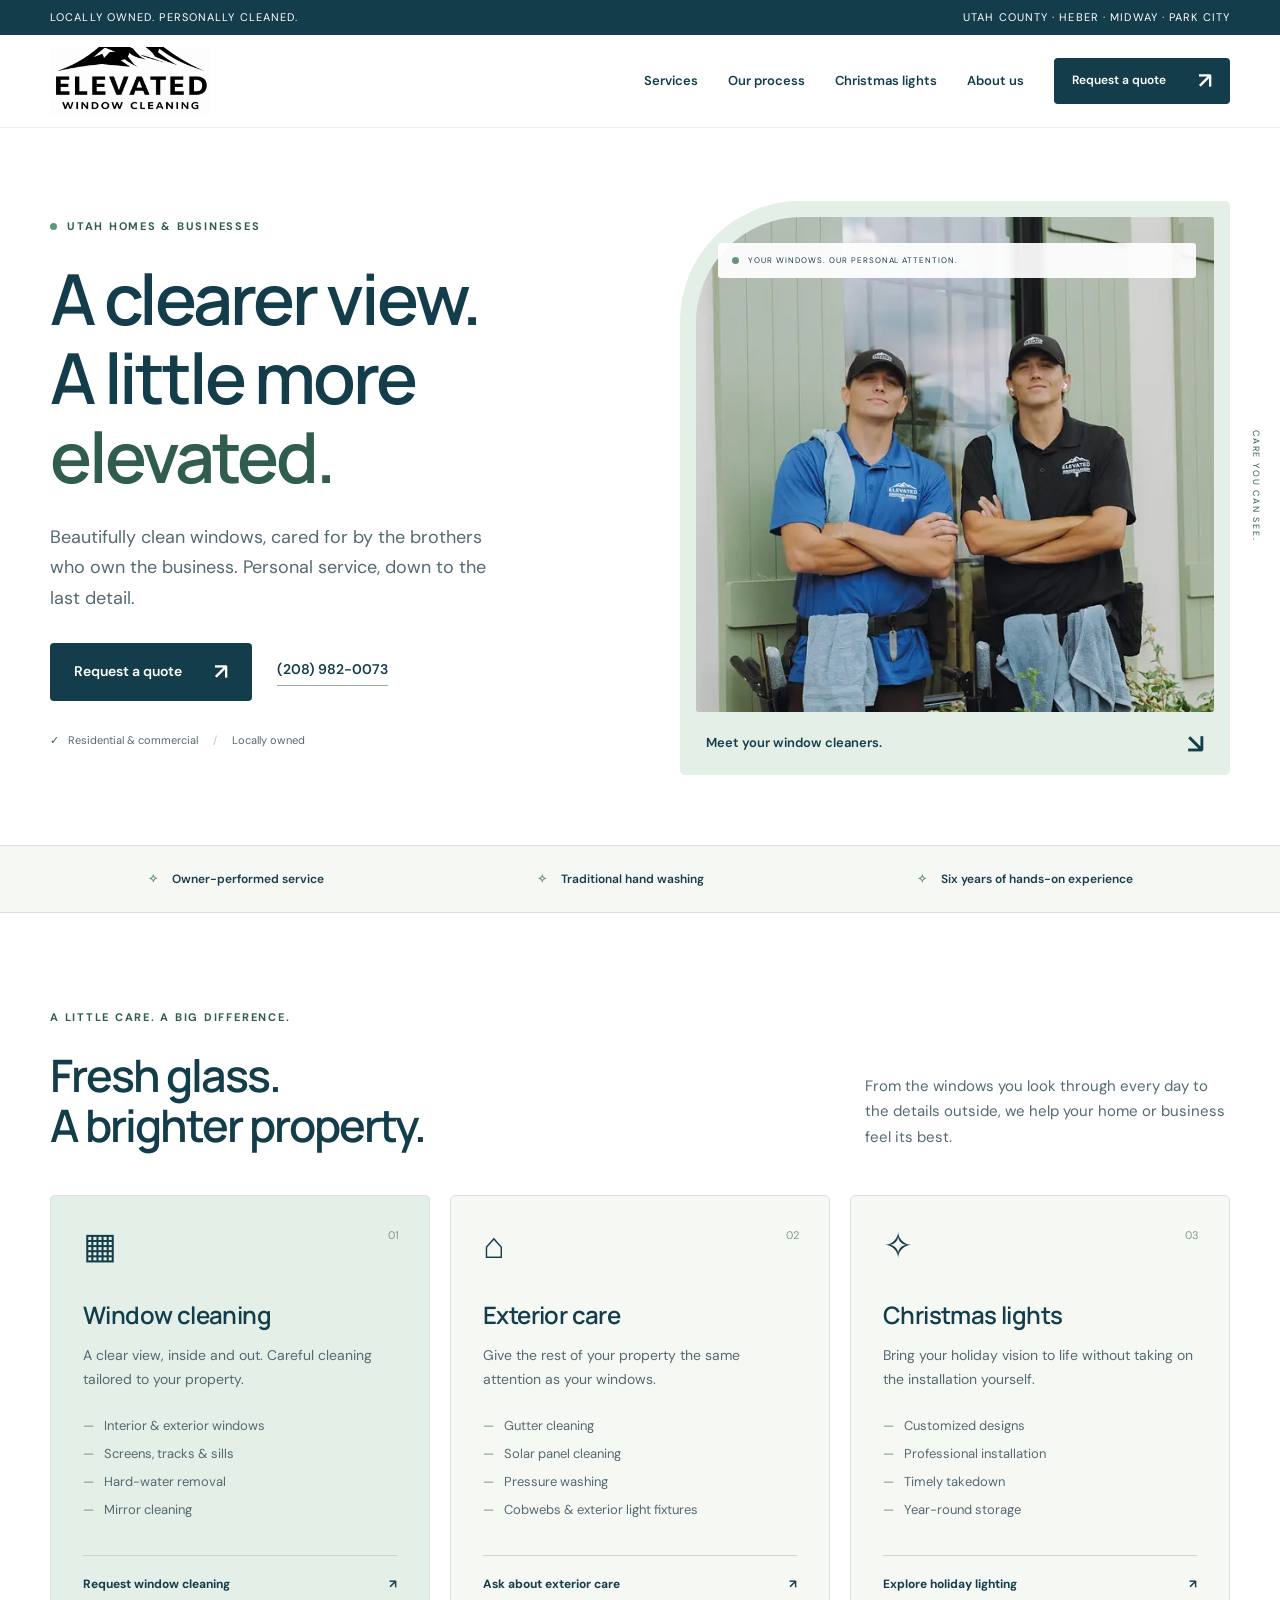
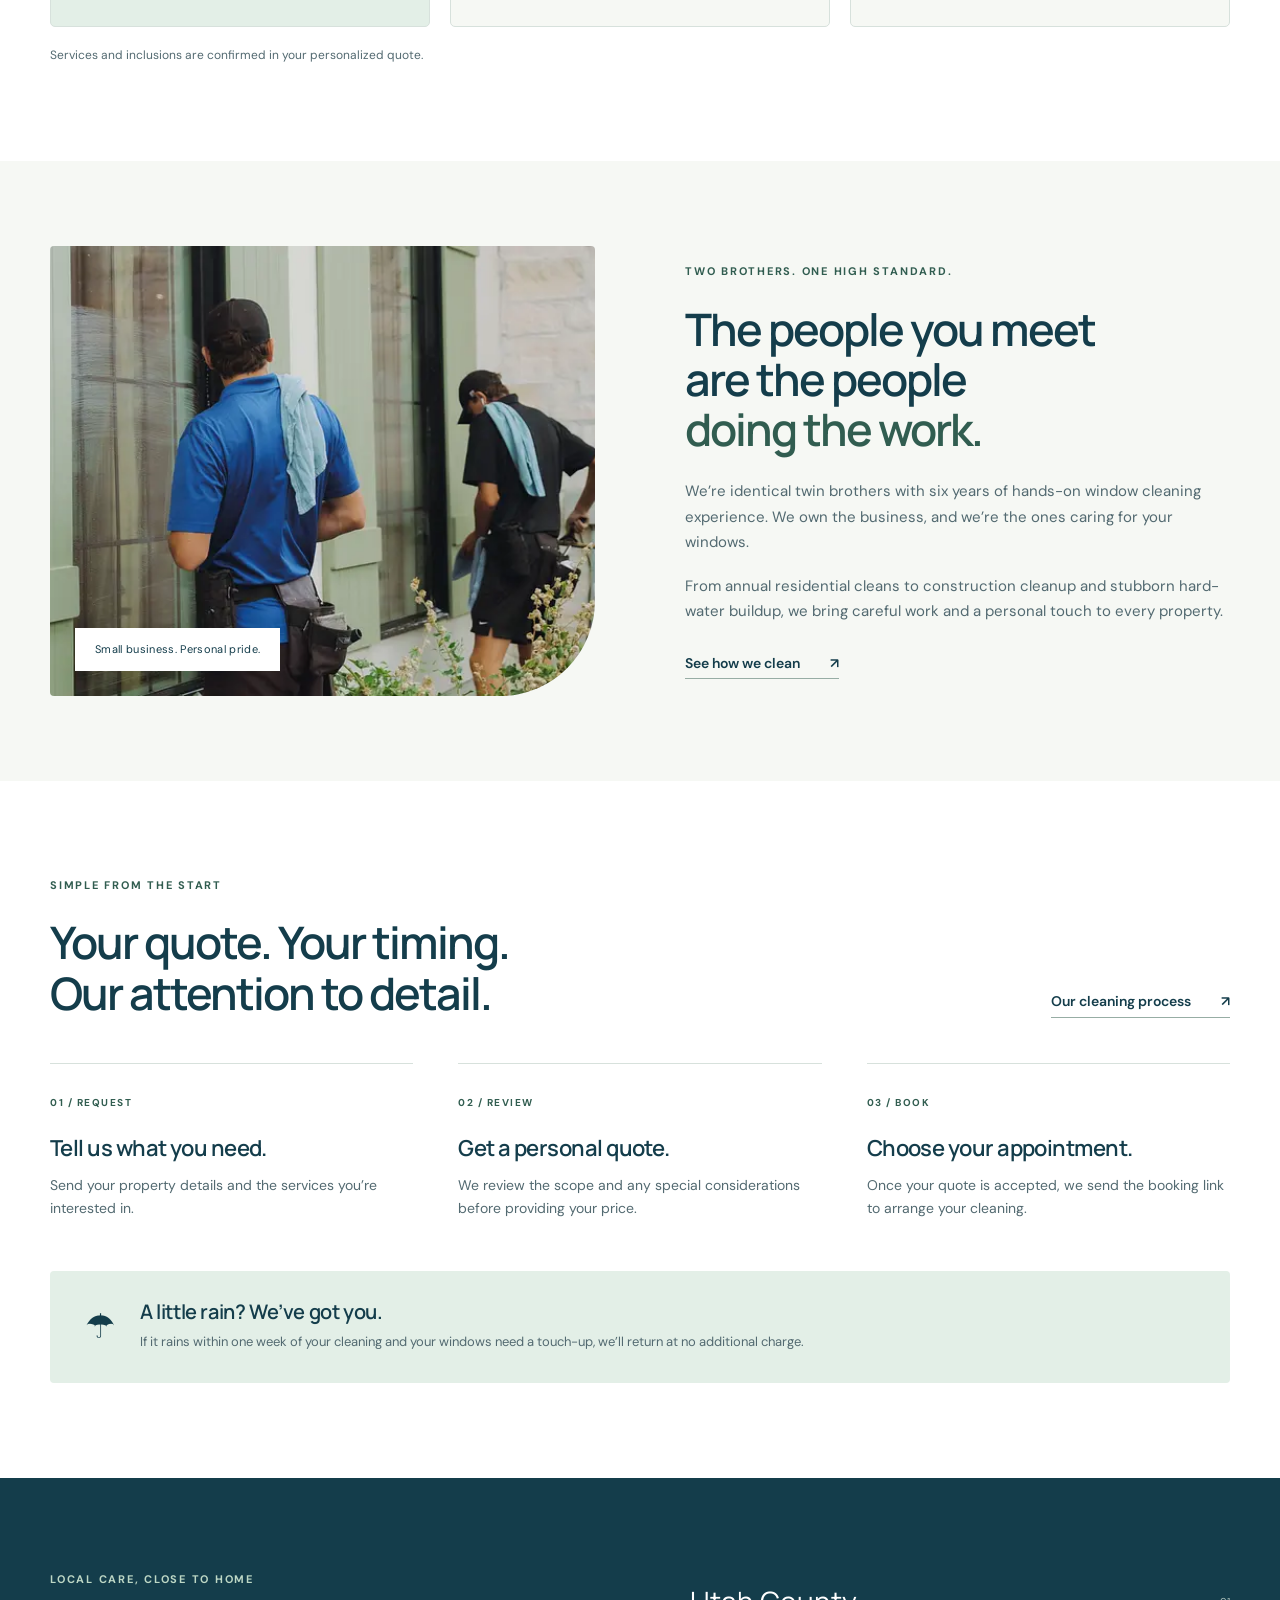
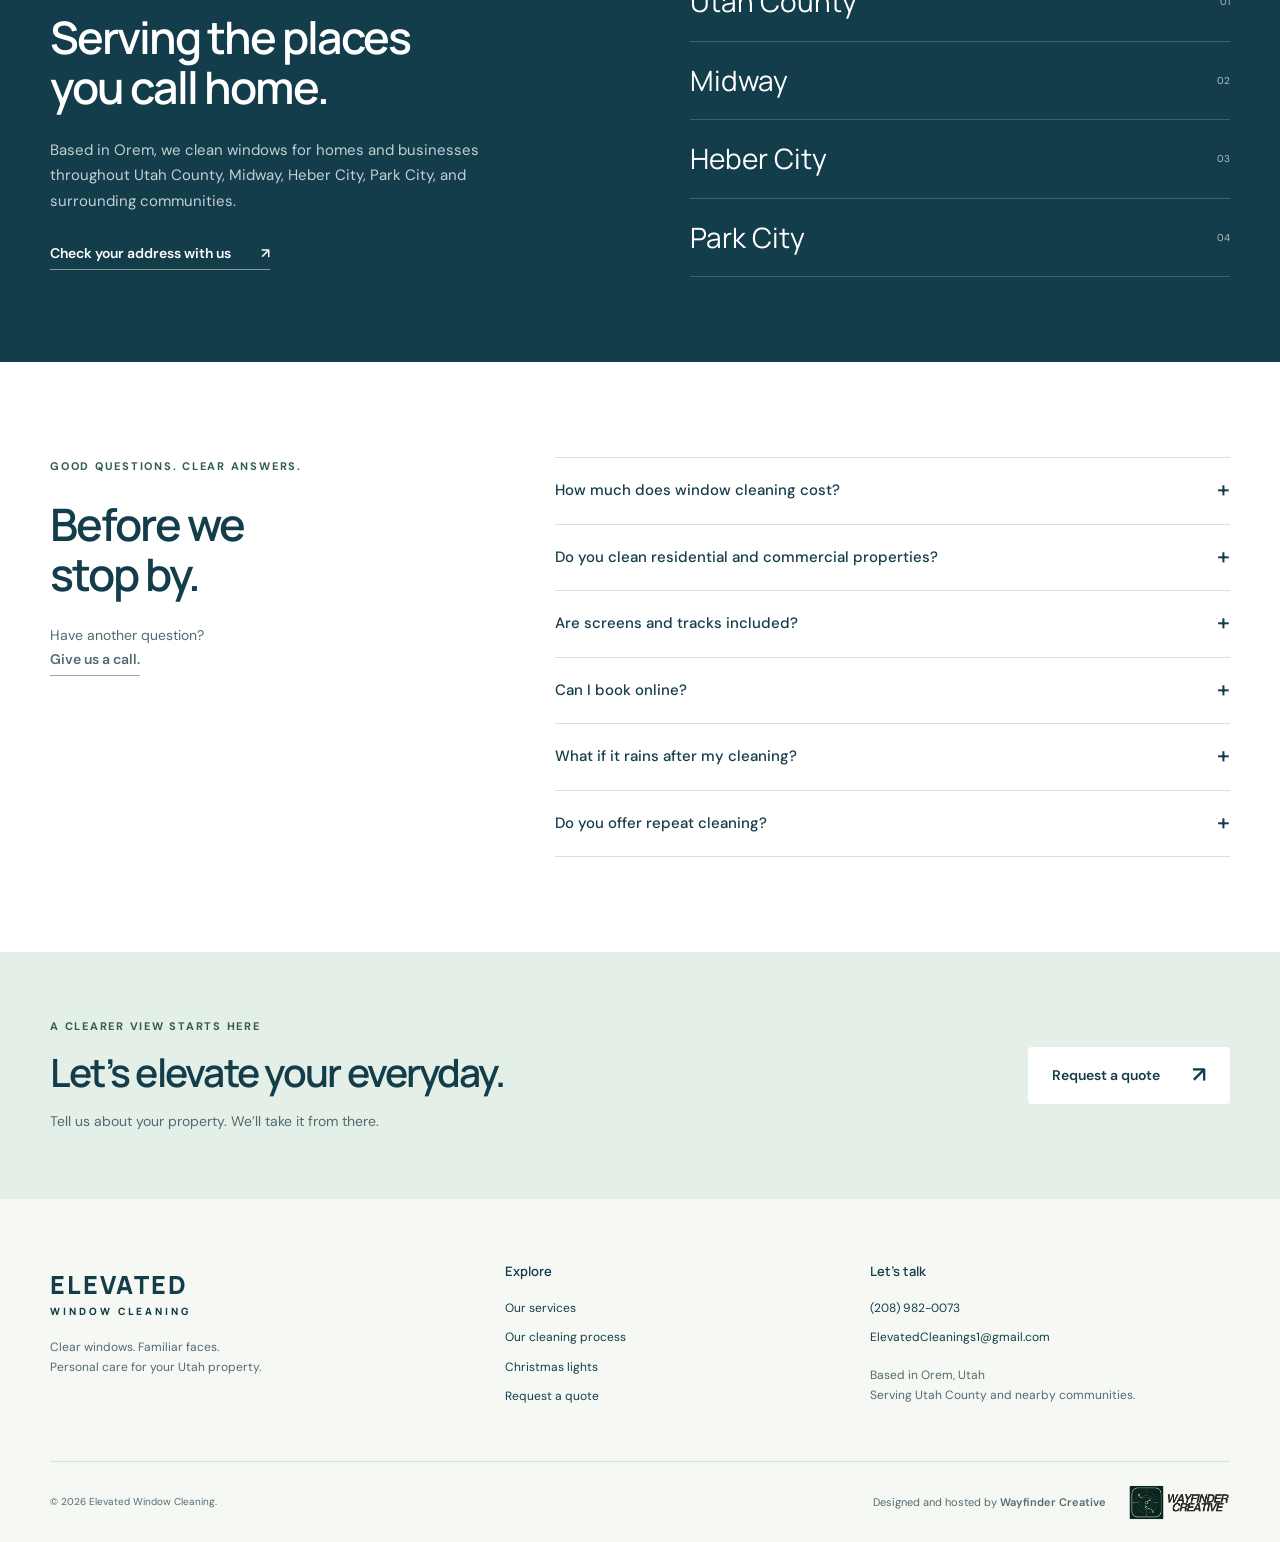
<file: index.html>
<!doctype html><html lang="en"><head><meta charset="utf-8"><meta name="viewport" content="width=device-width, initial-scale=1"><meta name="theme-color" content="#123c4c"><title>Elevated Window Cleaning | Utah County & Park City</title><meta name="description" content="Owner-performed window cleaning for Utah homes and businesses. Serving Utah County, Midway, Heber City and Park City. Request a personalized quote."><meta property="og:title" content="Elevated Window Cleaning | Utah County & Park City"><meta property="og:description" content="Owner-performed window cleaning for Utah homes and businesses. Serving Utah County, Midway, Heber City and Park City. Request a personalized quote."><meta property="og:type" content="website"><meta property="og:image" content="https://elevatedwindowcleanings.com/assets/hero.webp"><link rel="icon" href="assets/favicon.svg" type="image/svg+xml"><link rel="stylesheet" href="styles.css"><script type="application/ld+json">{"@context": "https://schema.org", "@type": "LocalBusiness", "name": "Elevated Window Cleaning", "url": "https://elevatedwindowcleanings.com/", "telephone": "+1-208-982-0073", "email": "ElevatedCleanings1@gmail.com", "areaServed": ["Utah County", "Midway", "Heber City", "Park City"], "image": "https://elevatedwindowcleanings.com/assets/hero.webp"}</script><script src="site.js" defer></script></head><body><a class="skip" href="#main">Skip to content</a><div class="topbar">Locally owned. Personally cleaned. <span>Utah County · Heber · Midway · Park City</span></div><header class="header"><a class="brand" href="index.html" aria-label="Elevated Window Cleaning home"><img src="assets/logo.png" width="1536" height="1024" alt="Elevated Window Cleaning"></a><button class="menu" aria-label="Open navigation" aria-expanded="false" aria-controls="navigation">Menu <span>☰</span></button><nav id="navigation" aria-label="Main navigation"><a href="index.html#services">Services</a><a href="our-cleaning-process.html">Our process</a><a href="christmas-light-installation.html">Christmas lights</a><a href="index.html#about">About us</a><a class="button small" href="request-a-quote.html">Request a quote <span aria-hidden="true">↗</span></a></nav></header><main id="main">
<section class="hero wrap"><div class="hero-copy"><p class="eyebrow"><span class="dot"></span> Utah homes & businesses</p><h1>A clearer view.<br>A little more<br><em>elevated.</em></h1><p class="lead">Beautifully clean windows, cared for by the brothers who own the business. Personal service, down to the last detail.</p><div class="actions"><a class="button" href="request-a-quote.html">Request a quote <span aria-hidden="true">↗</span></a><a class="text-link" href="tel:+12089820073">(208) 982-0073</a></div><div class="hero-note"><span aria-hidden="true">✓</span> Residential & commercial <span class="divider">/</span> Locally owned</div></div><div class="hero-visual"><div class="photo-label"><span class="dot"></span> YOUR WINDOWS. OUR PERSONAL ATTENTION.</div><img src="assets/hero.webp" width="602" height="600" alt="The two brothers behind Elevated Window Cleaning" fetchpriority="high"><div class="photo-caption"><span>Meet your window cleaners.</span><a href="#about" aria-label="Learn about the owners">↘</a></div><div class="vertical-note">CARE YOU CAN SEE.</div></div></section>
<div class="trust-strip"><div class="wrap trust-inner"><span>Owner-performed service</span><span>Traditional hand washing</span><span>Six years of hands-on experience</span></div></div>
<section class="section wrap" id="services"><div class="section-heading"><div><p class="eyebrow">A little care. A big difference.</p><h2>Fresh glass.<br>A brighter property.</h2></div><p>From the windows you look through every day to the details outside, we help your home or business feel its best.</p></div><div class="service-grid"><article class="service-card featured"><span class="service-icon" aria-hidden="true">▦</span><span class="number">01</span><h3>Window cleaning</h3><p>A clear view, inside and out. Careful cleaning tailored to your property.</p><ul><li>Interior & exterior windows</li><li>Screens, tracks & sills</li><li>Hard-water removal</li><li>Mirror cleaning</li></ul><a href="request-a-quote.html">Request window cleaning <span aria-hidden="true">↗</span></a></article><article class="service-card"><span class="service-icon" aria-hidden="true">⌂</span><span class="number">02</span><h3>Exterior care</h3><p>Give the rest of your property the same attention as your windows.</p><ul><li>Gutter cleaning</li><li>Solar panel cleaning</li><li>Pressure washing</li><li>Cobwebs & exterior light fixtures</li></ul><a href="request-a-quote.html">Ask about exterior care <span aria-hidden="true">↗</span></a></article><article class="service-card"><span class="service-icon" aria-hidden="true">✧</span><span class="number">03</span><h3>Christmas lights</h3><p>Bring your holiday vision to life without taking on the installation yourself.</p><ul><li>Customized designs</li><li>Professional installation</li><li>Timely takedown</li><li>Year-round storage</li></ul><a href="christmas-light-installation.html">Explore holiday lighting <span aria-hidden="true">↗</span></a></article></div><p class="fine">Services and inclusions are confirmed in your personalized quote.</p></section>
<section class="about-section" id="about"><div class="wrap about-grid"><div class="about-photo"><img src="assets/owners.webp" width="529" height="430" loading="lazy" alt="The owners hand washing windows at a home"><span class="image-tag">Small business. Personal pride.</span></div><div class="about-copy"><p class="eyebrow">Two brothers. One high standard.</p><h2>The people you meet<br>are the people<br><em>doing the work.</em></h2><p>We’re identical twin brothers with six years of hands-on window cleaning experience. We own the business, and we’re the ones caring for your windows.</p><p>From annual residential cleans to construction cleanup and stubborn hard-water buildup, we bring careful work and a personal touch to every property.</p><a class="text-link arrow" href="our-cleaning-process.html">See how we clean <span aria-hidden="true">↗</span></a></div></div></section>
<section class="section wrap"><div class="section-heading"><div><p class="eyebrow">Simple from the start</p><h2>Your quote. Your timing.<br>Our attention to detail.</h2></div><a class="text-link arrow" href="our-cleaning-process.html">Our cleaning process <span aria-hidden="true">↗</span></a></div><div class="steps"><article><span>01 / REQUEST</span><h3>Tell us what you need.</h3><p>Send your property details and the services you’re interested in.</p></article><article><span>02 / REVIEW</span><h3>Get a personal quote.</h3><p>We review the scope and any special considerations before providing your price.</p></article><article><span>03 / BOOK</span><h3>Choose your appointment.</h3><p>Once your quote is accepted, we send the booking link to arrange your cleaning.</p></article></div><div class="rain"><span aria-hidden="true">☂</span><div><h3>A little rain? We’ve got you.</h3><p>If it rains within one week of your cleaning and your windows need a touch-up, we’ll return at no additional charge.</p></div></div></section>
<section class="area-section"><div class="wrap area-grid"><div><p class="eyebrow">Local care, close to home</p><h2>Serving the places<br>you call home.</h2><p>Based in Orem, we clean windows for homes and businesses throughout Utah County, Midway, Heber City, Park City, and surrounding communities.</p><a class="text-link arrow" href="request-a-quote.html">Check your address with us <span aria-hidden="true">↗</span></a></div><div class="area-list"><span>Utah County <small>01</small></span><span>Midway <small>02</small></span><span>Heber City <small>03</small></span><span>Park City <small>04</small></span></div></div></section>
<section class="section wrap faq-section"><div><p class="eyebrow">Good questions. Clear answers.</p><h2>Before we<br>stop by.</h2><p>Have another question?<br><a class="text-link" href="tel:+12089820073">Give us a call.</a></p></div><div class="faq"><details><summary>How much does window cleaning cost?</summary><p>Pricing depends on the service, materials and scope of work. For window cleaning, pane count and areas needing special attention help determine the quote. We provide pricing before work begins.</p></details><details><summary>Do you clean residential and commercial properties?</summary><p>Yes. We offer window cleaning for both homes and businesses. Tell us about your property so we can confirm the right scope of service.</p></details><details><summary>Are screens and tracks included?</summary><p>We offer screen, track and sill cleaning. Let us know what you need when requesting a quote; the specific inclusions will be confirmed in your estimate.</p></details><details><summary>Can I book online?</summary><p>Start by requesting a quote. The owners review your request and provide an estimate. After your quote is accepted, we send a booking link.</p></details><details><summary>What if it rains after my cleaning?</summary><p>If rain occurs within one week of service and your windows need a touch-up, we return at no additional charge. Contact us to arrange it.</p></details><details><summary>Do you offer repeat cleaning?</summary><p>Tell us your preferred cleaning frequency when requesting a quote. We can follow up with a reminder when it’s time to arrange another cleaning; appointments aren’t automatically booked.</p></details></div></section><section class="cta"><div class="wrap cta-inner"><div><p class="eyebrow">A clearer view starts here</p><h2>Let’s elevate your everyday.</h2><p>Tell us about your property. We’ll take it from there.</p></div><a class="button light" href="request-a-quote.html">Request a quote <span aria-hidden="true">↗</span></a></div></section></main><footer><div class="wrap footer-grid"><div><a class="footer-brand" href="index.html">ELEVATED<span>WINDOW CLEANING</span></a><p>Clear windows. Familiar faces.<br>Personal care for your Utah property.</p></div><div><h3>Explore</h3><a href="index.html#services">Our services</a><a href="our-cleaning-process.html">Our cleaning process</a><a href="christmas-light-installation.html">Christmas lights</a><a href="request-a-quote.html">Request a quote</a></div><div><h3>Let’s talk</h3><a href="tel:+12089820073">(208) 982-0073</a><a href="mailto:ElevatedCleanings1@gmail.com">ElevatedCleanings1@gmail.com</a><p>Based in Orem, Utah<br>Serving Utah County and nearby communities.</p></div></div><div class="wrap footer-bottom"><span>© <span data-year>2026</span> Elevated Window Cleaning.</span><a class="agency-credit" href="https://wayfindercreative.net/" target="_blank" rel="noopener"><span>Designed and hosted by <strong>Wayfinder Creative</strong></span><img src="assets/wayfinder-creative.png" width="900" height="300" loading="lazy" alt=""></a></div></footer></body></html>
</file>
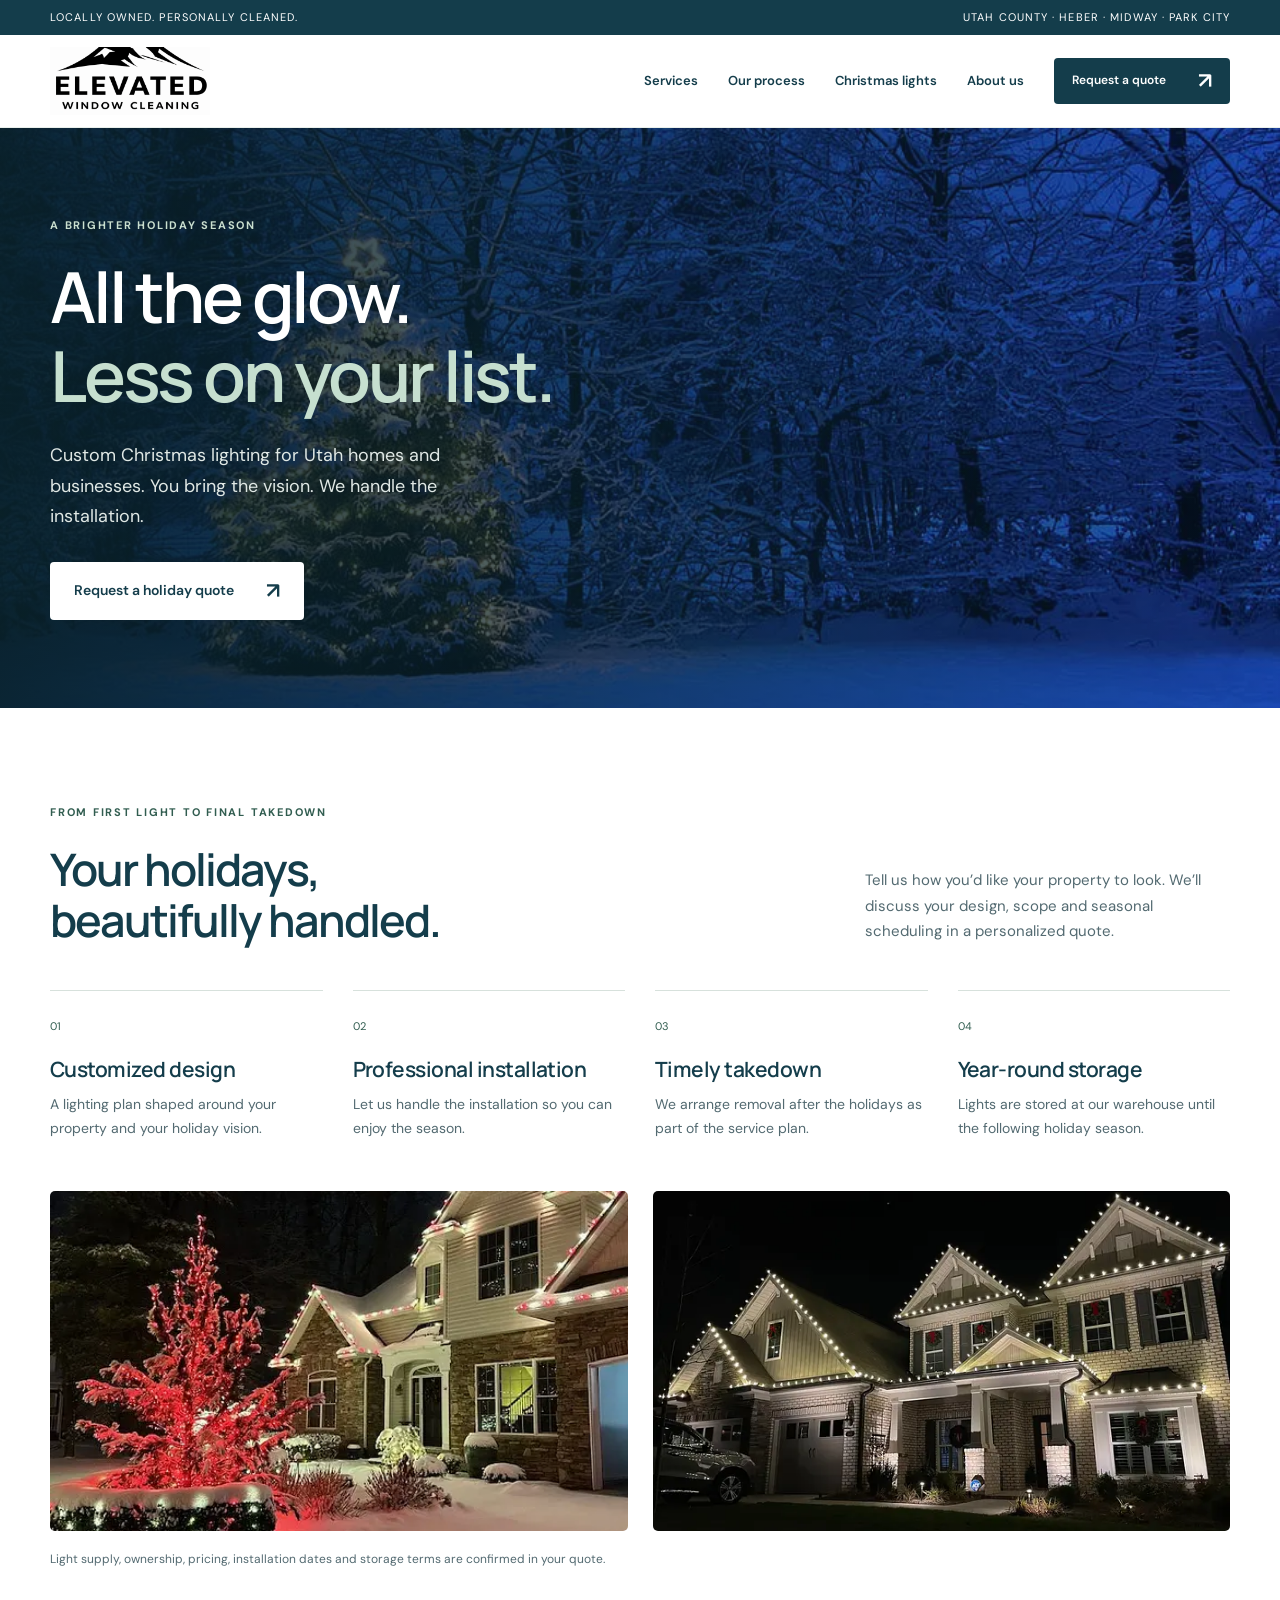
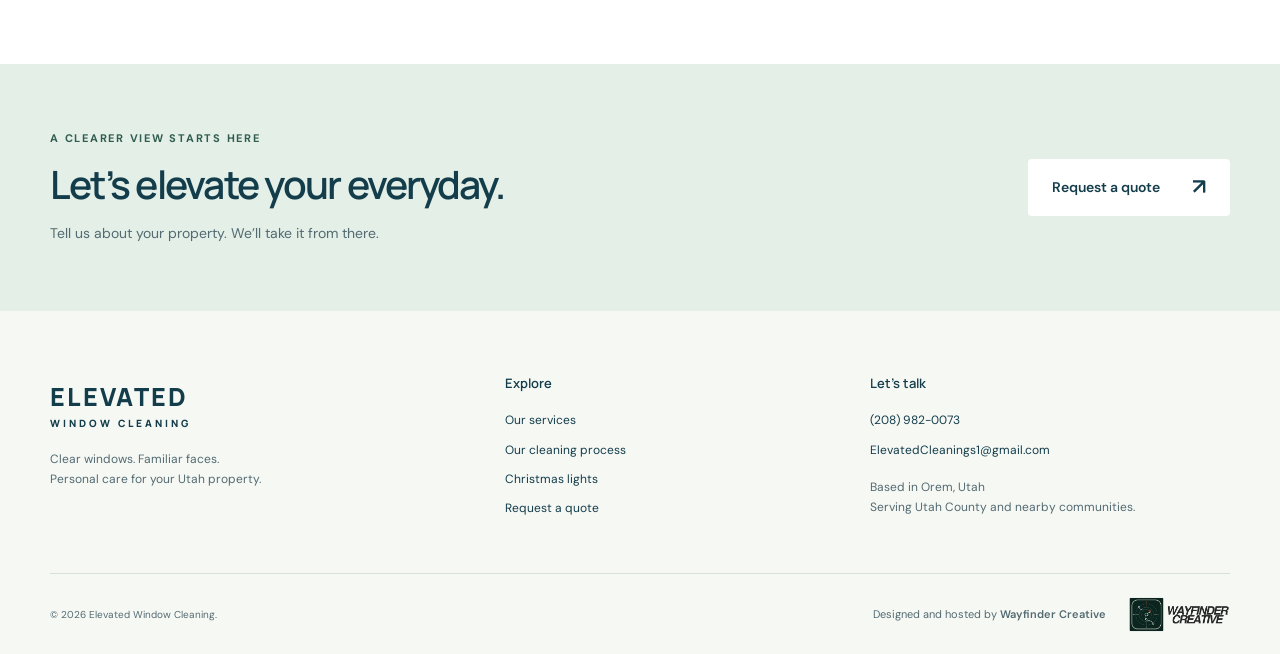
<file: christmas-light-installation.html>
<!doctype html><html lang="en"><head><meta charset="utf-8"><meta name="viewport" content="width=device-width, initial-scale=1"><meta name="theme-color" content="#123c4c"><title>Christmas Light Installation | Elevated Window Cleaning</title><meta name="description" content="Custom Christmas light designs, professional installation, timely takedown and year-round storage for Utah homes and businesses."><meta property="og:title" content="Christmas Light Installation | Elevated Window Cleaning"><meta property="og:description" content="Custom Christmas light designs, professional installation, timely takedown and year-round storage for Utah homes and businesses."><meta property="og:type" content="website"><meta property="og:image" content="https://elevatedwindowcleanings.com/assets/hero.webp"><link rel="icon" href="assets/favicon.svg" type="image/svg+xml"><link rel="stylesheet" href="styles.css"><script type="application/ld+json">{"@context": "https://schema.org", "@type": "LocalBusiness", "name": "Elevated Window Cleaning", "url": "https://elevatedwindowcleanings.com/", "telephone": "+1-208-982-0073", "email": "ElevatedCleanings1@gmail.com", "areaServed": ["Utah County", "Midway", "Heber City", "Park City"], "image": "https://elevatedwindowcleanings.com/assets/hero.webp"}</script><script src="site.js" defer></script></head><body><a class="skip" href="#main">Skip to content</a><div class="topbar">Locally owned. Personally cleaned. <span>Utah County · Heber · Midway · Park City</span></div><header class="header"><a class="brand" href="index.html" aria-label="Elevated Window Cleaning home"><img src="assets/logo.png" width="1536" height="1024" alt="Elevated Window Cleaning"></a><button class="menu" aria-label="Open navigation" aria-expanded="false" aria-controls="navigation">Menu <span>☰</span></button><nav id="navigation" aria-label="Main navigation"><a href="index.html#services">Services</a><a href="our-cleaning-process.html">Our process</a><a href="christmas-light-installation.html">Christmas lights</a><a href="index.html#about">About us</a><a class="button small" href="request-a-quote.html">Request a quote <span aria-hidden="true">↗</span></a></nav></header><main id="main"><section class="holiday-hero"><img src="assets/holiday.webp" alt="Christmas lighting from the Elevated Window Cleaning website" fetchpriority="high"><div class="wrap holiday-copy"><p class="eyebrow">A brighter holiday season</p><h1>All the glow.<br><em>Less on your list.</em></h1><p class="lead">Custom Christmas lighting for Utah homes and businesses. You bring the vision. We handle the installation.</p><a class="button light" href="request-a-quote.html">Request a holiday quote <span aria-hidden="true">↗</span></a></div></section><section class="section wrap"><div class="section-heading"><div><p class="eyebrow">From first light to final takedown</p><h2>Your holidays,<br>beautifully handled.</h2></div><p>Tell us how you’d like your property to look. We’ll discuss your design, scope and seasonal scheduling in a personalized quote.</p></div><div class="holiday-services"><article><span>01</span><h3>Customized design</h3><p>A lighting plan shaped around your property and your holiday vision.</p></article><article><span>02</span><h3>Professional installation</h3><p>Let us handle the installation so you can enjoy the season.</p></article><article><span>03</span><h3>Timely takedown</h3><p>We arrange removal after the holidays as part of the service plan.</p></article><article><span>04</span><h3>Year-round storage</h3><p>Lights are stored at our warehouse until the following holiday season.</p></article></div><div class="holiday-gallery"><img src="assets/holiday-home.webp" loading="lazy" alt="Holiday lighting example from Elevated’s existing site"><img src="assets/holiday-detail.webp" loading="lazy" alt="Christmas light service photo from Elevated’s existing site"></div><p class="fine">Light supply, ownership, pricing, installation dates and storage terms are confirmed in your quote.</p></section><section class="cta"><div class="wrap cta-inner"><div><p class="eyebrow">A clearer view starts here</p><h2>Let’s elevate your everyday.</h2><p>Tell us about your property. We’ll take it from there.</p></div><a class="button light" href="request-a-quote.html">Request a quote <span aria-hidden="true">↗</span></a></div></section></main><footer><div class="wrap footer-grid"><div><a class="footer-brand" href="index.html">ELEVATED<span>WINDOW CLEANING</span></a><p>Clear windows. Familiar faces.<br>Personal care for your Utah property.</p></div><div><h3>Explore</h3><a href="index.html#services">Our services</a><a href="our-cleaning-process.html">Our cleaning process</a><a href="christmas-light-installation.html">Christmas lights</a><a href="request-a-quote.html">Request a quote</a></div><div><h3>Let’s talk</h3><a href="tel:+12089820073">(208) 982-0073</a><a href="mailto:ElevatedCleanings1@gmail.com">ElevatedCleanings1@gmail.com</a><p>Based in Orem, Utah<br>Serving Utah County and nearby communities.</p></div></div><div class="wrap footer-bottom"><span>© <span data-year>2026</span> Elevated Window Cleaning.</span><a class="agency-credit" href="https://wayfindercreative.net/" target="_blank" rel="noopener"><span>Designed and hosted by <strong>Wayfinder Creative</strong></span><img src="assets/wayfinder-creative.png" width="900" height="300" loading="lazy" alt=""></a></div></footer></body></html>
</file>
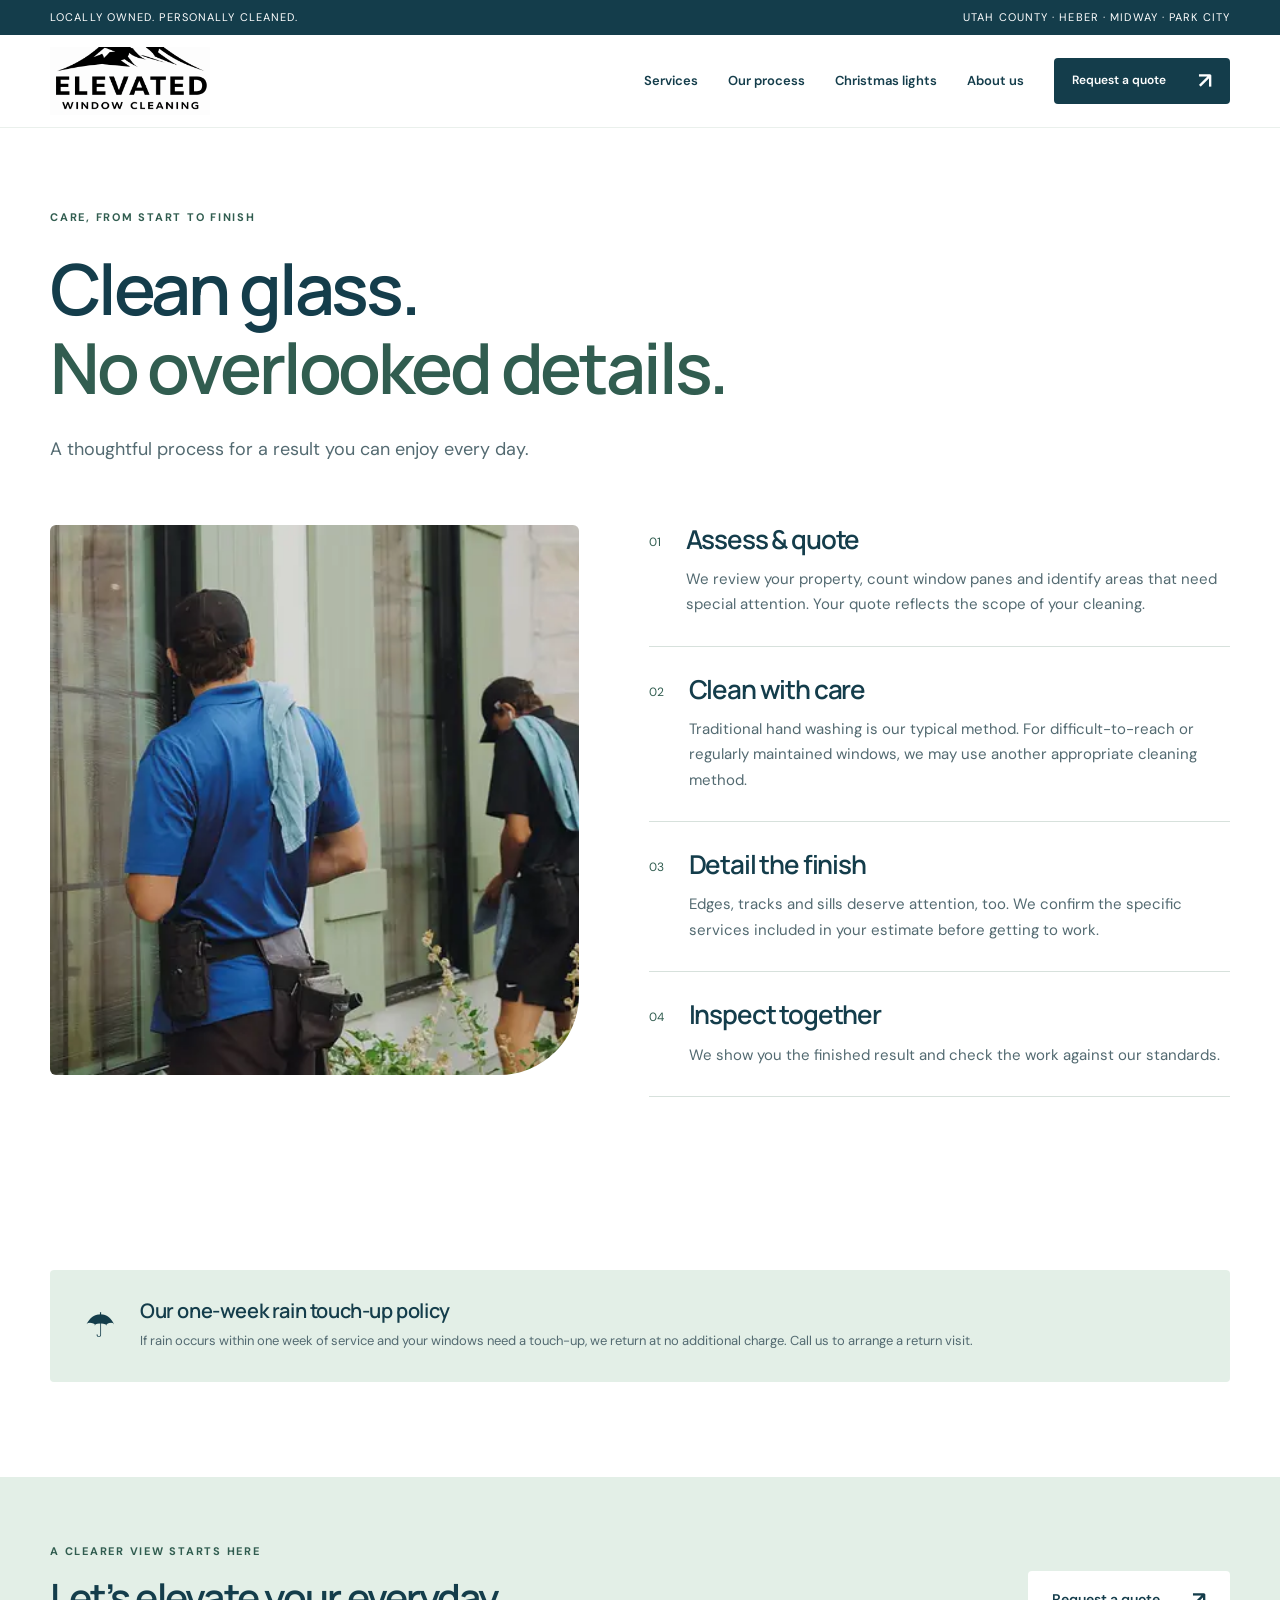
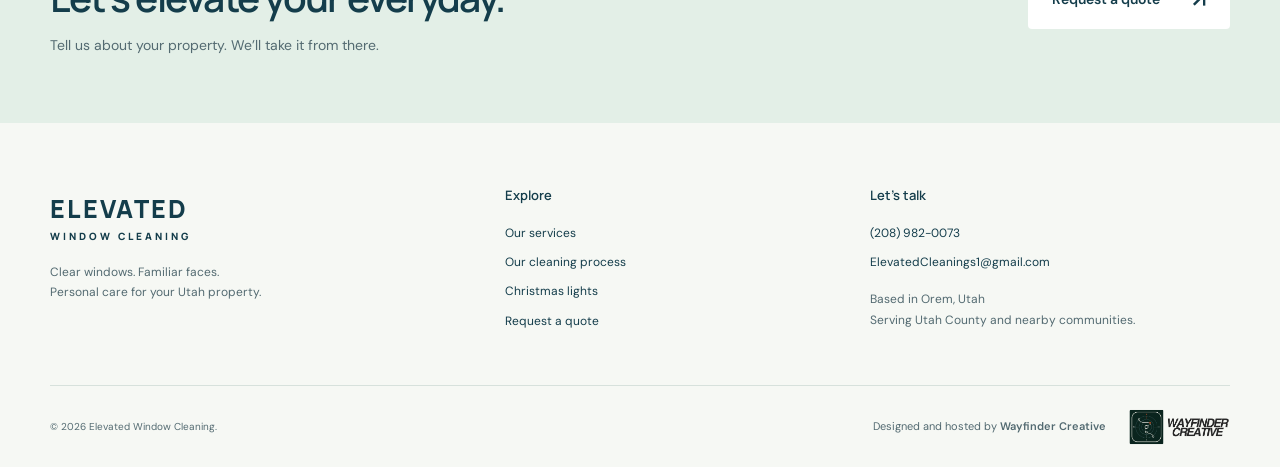
<file: our-cleaning-process.html>
<!doctype html><html lang="en"><head><meta charset="utf-8"><meta name="viewport" content="width=device-width, initial-scale=1"><meta name="theme-color" content="#123c4c"><title>Our Cleaning Process | Elevated Window Cleaning</title><meta name="description" content="Learn how Elevated Window Cleaning assesses, cleans, details and inspects your windows, with a one-week rain touch-up policy."><meta property="og:title" content="Our Cleaning Process | Elevated Window Cleaning"><meta property="og:description" content="Learn how Elevated Window Cleaning assesses, cleans, details and inspects your windows, with a one-week rain touch-up policy."><meta property="og:type" content="website"><meta property="og:image" content="https://elevatedwindowcleanings.com/assets/hero.webp"><link rel="icon" href="assets/favicon.svg" type="image/svg+xml"><link rel="stylesheet" href="styles.css"><script type="application/ld+json">{"@context": "https://schema.org", "@type": "LocalBusiness", "name": "Elevated Window Cleaning", "url": "https://elevatedwindowcleanings.com/", "telephone": "+1-208-982-0073", "email": "ElevatedCleanings1@gmail.com", "areaServed": ["Utah County", "Midway", "Heber City", "Park City"], "image": "https://elevatedwindowcleanings.com/assets/hero.webp"}</script><script src="site.js" defer></script></head><body><a class="skip" href="#main">Skip to content</a><div class="topbar">Locally owned. Personally cleaned. <span>Utah County · Heber · Midway · Park City</span></div><header class="header"><a class="brand" href="index.html" aria-label="Elevated Window Cleaning home"><img src="assets/logo.png" width="1536" height="1024" alt="Elevated Window Cleaning"></a><button class="menu" aria-label="Open navigation" aria-expanded="false" aria-controls="navigation">Menu <span>☰</span></button><nav id="navigation" aria-label="Main navigation"><a href="index.html#services">Services</a><a href="our-cleaning-process.html">Our process</a><a href="christmas-light-installation.html">Christmas lights</a><a href="index.html#about">About us</a><a class="button small" href="request-a-quote.html">Request a quote <span aria-hidden="true">↗</span></a></nav></header><main id="main"><section class="page-intro wrap"><p class="eyebrow">Care, from start to finish</p><h1>Clean glass.<br><em>No overlooked details.</em></h1><p class="lead">A thoughtful process for a result you can enjoy every day.</p></section><section class="wrap process-layout"><img src="assets/owners.webp" width="529" height="430" alt="The Elevated owners carefully hand washing exterior windows"><div class="process-list"><article><span>01</span><div><h2>Assess & quote</h2><p>We review your property, count window panes and identify areas that need special attention. Your quote reflects the scope of your cleaning.</p></div></article><article><span>02</span><div><h2>Clean with care</h2><p>Traditional hand washing is our typical method. For difficult-to-reach or regularly maintained windows, we may use another appropriate cleaning method.</p></div></article><article><span>03</span><div><h2>Detail the finish</h2><p>Edges, tracks and sills deserve attention, too. We confirm the specific services included in your estimate before getting to work.</p></div></article><article><span>04</span><div><h2>Inspect together</h2><p>We show you the finished result and check the work against our standards.</p></div></article></div></section><section class="wrap section"><div class="rain"><span aria-hidden="true">☂</span><div><h3>Our one-week rain touch-up policy</h3><p>If rain occurs within one week of service and your windows need a touch-up, we return at no additional charge. Call us to arrange a return visit.</p></div></div></section><section class="cta"><div class="wrap cta-inner"><div><p class="eyebrow">A clearer view starts here</p><h2>Let’s elevate your everyday.</h2><p>Tell us about your property. We’ll take it from there.</p></div><a class="button light" href="request-a-quote.html">Request a quote <span aria-hidden="true">↗</span></a></div></section></main><footer><div class="wrap footer-grid"><div><a class="footer-brand" href="index.html">ELEVATED<span>WINDOW CLEANING</span></a><p>Clear windows. Familiar faces.<br>Personal care for your Utah property.</p></div><div><h3>Explore</h3><a href="index.html#services">Our services</a><a href="our-cleaning-process.html">Our cleaning process</a><a href="christmas-light-installation.html">Christmas lights</a><a href="request-a-quote.html">Request a quote</a></div><div><h3>Let’s talk</h3><a href="tel:+12089820073">(208) 982-0073</a><a href="mailto:ElevatedCleanings1@gmail.com">ElevatedCleanings1@gmail.com</a><p>Based in Orem, Utah<br>Serving Utah County and nearby communities.</p></div></div><div class="wrap footer-bottom"><span>© <span data-year>2026</span> Elevated Window Cleaning.</span><a class="agency-credit" href="https://wayfindercreative.net/" target="_blank" rel="noopener"><span>Designed and hosted by <strong>Wayfinder Creative</strong></span><img src="assets/wayfinder-creative.png" width="900" height="300" loading="lazy" alt=""></a></div></footer></body></html>
</file>
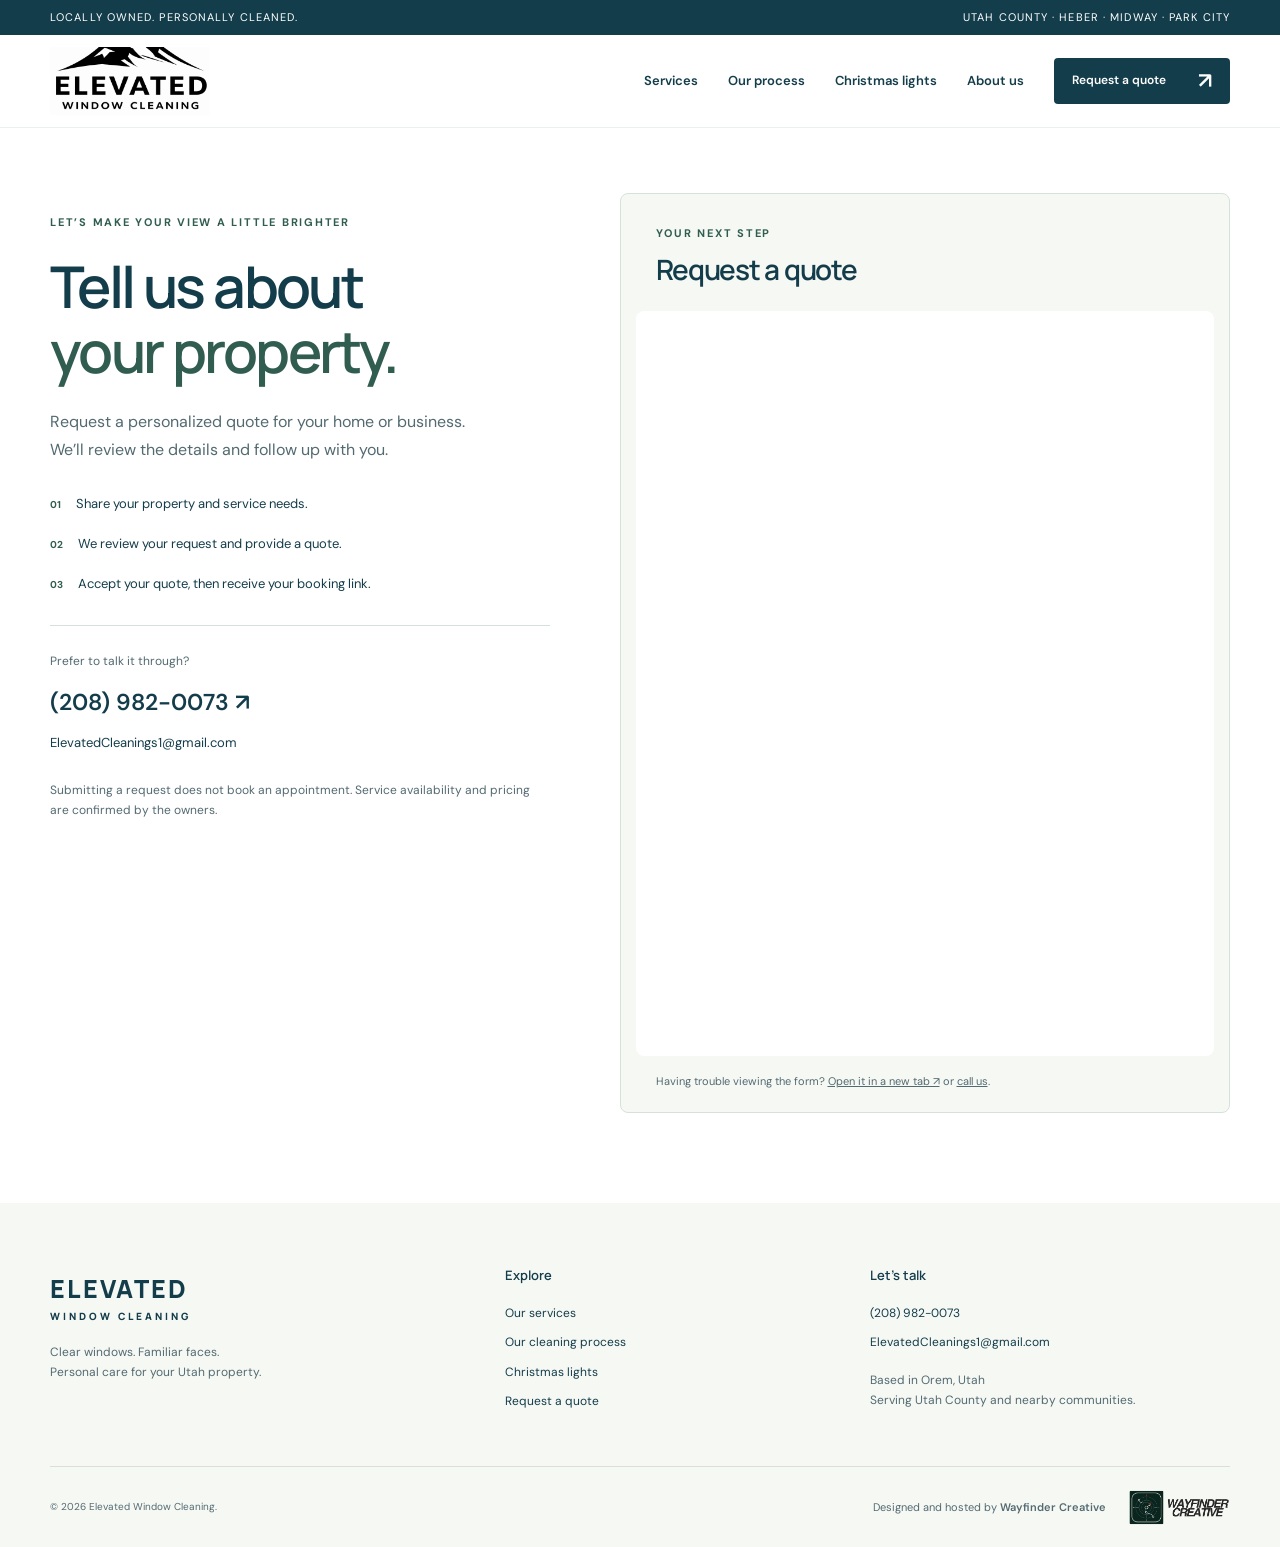
<file: request-a-quote.html>
<!doctype html><html lang="en"><head><meta charset="utf-8"><meta name="viewport" content="width=device-width, initial-scale=1"><meta name="theme-color" content="#123c4c"><title>Request a Quote | Elevated Window Cleaning</title><meta name="description" content="Request a personalized window cleaning, exterior care or Christmas lighting quote from Elevated Window Cleaning."><meta property="og:title" content="Request a Quote | Elevated Window Cleaning"><meta property="og:description" content="Request a personalized window cleaning, exterior care or Christmas lighting quote from Elevated Window Cleaning."><meta property="og:type" content="website"><meta property="og:image" content="https://elevatedwindowcleanings.com/assets/hero.webp"><link rel="icon" href="assets/favicon.svg" type="image/svg+xml"><link rel="stylesheet" href="styles.css"><script type="application/ld+json">{"@context": "https://schema.org", "@type": "LocalBusiness", "name": "Elevated Window Cleaning", "url": "https://elevatedwindowcleanings.com/", "telephone": "+1-208-982-0073", "email": "ElevatedCleanings1@gmail.com", "areaServed": ["Utah County", "Midway", "Heber City", "Park City"], "image": "https://elevatedwindowcleanings.com/assets/hero.webp"}</script><script src="site.js" defer></script></head><body><a class="skip" href="#main">Skip to content</a><div class="topbar">Locally owned. Personally cleaned. <span>Utah County · Heber · Midway · Park City</span></div><header class="header"><a class="brand" href="index.html" aria-label="Elevated Window Cleaning home"><img src="assets/logo.png" width="1536" height="1024" alt="Elevated Window Cleaning"></a><button class="menu" aria-label="Open navigation" aria-expanded="false" aria-controls="navigation">Menu <span>☰</span></button><nav id="navigation" aria-label="Main navigation"><a href="index.html#services">Services</a><a href="our-cleaning-process.html">Our process</a><a href="christmas-light-installation.html">Christmas lights</a><a href="index.html#about">About us</a><a class="button small" href="request-a-quote.html">Request a quote <span aria-hidden="true">↗</span></a></nav></header><main id="main"><section class="wrap quote-layout"><div class="quote-copy"><p class="eyebrow">Let’s make your view a little brighter</p><h1>Tell us about<br><em>your property.</em></h1><p class="lead">Request a personalized quote for your home or business. We’ll review the details and follow up with you.</p><ol class="quote-steps"><li><span>01</span>Share your property and service needs.</li><li><span>02</span>We review your request and provide a quote.</li><li><span>03</span>Accept your quote, then receive your booking link.</li></ol><div class="quote-contact"><p>Prefer to talk it through?</p><a href="tel:+12089820073">(208) 982-0073 <span aria-hidden="true">↗</span></a><a class="email" href="mailto:ElevatedCleanings1@gmail.com">ElevatedCleanings1@gmail.com</a></div><p class="fine">Submitting a request does not book an appointment. Service availability and pricing are confirmed by the owners.</p></div><div class="form-panel"><div class="form-heading"><p class="eyebrow">Your next step</p><h2>Request a quote</h2></div><iframe src="https://api.leadconnectorhq.com/widget/form/U6V9kGttCNPBlK6HOwji" style="width:100%;height:745px;border:none;border-radius:8px" id="inline-U6V9kGttCNPBlK6HOwji" data-layout="{'id':'INLINE'}" data-trigger-type="alwaysShow" data-trigger-value="" data-activation-type="alwaysActivated" data-activation-value="" data-deactivation-type="neverDeactivate" data-deactivation-value="" data-form-name="Get a Quote embed test" data-height="745" data-layout-iframe-id="inline-U6V9kGttCNPBlK6HOwji" data-form-id="U6V9kGttCNPBlK6HOwji" data-cookie-consent="true" data-cookie-consent-provider="auto" title="Request a quote from Elevated Window Cleaning"></iframe><script src="https://link.msgsndr.com/js/form_embed.js" defer></script><p class="form-help">Having trouble viewing the form? <a href="https://api.leadconnectorhq.com/widget/form/U6V9kGttCNPBlK6HOwji" target="_blank" rel="noopener">Open it in a new tab ↗</a> or <a href="tel:+12089820073">call us</a>.</p></div></section></main><footer><div class="wrap footer-grid"><div><a class="footer-brand" href="index.html">ELEVATED<span>WINDOW CLEANING</span></a><p>Clear windows. Familiar faces.<br>Personal care for your Utah property.</p></div><div><h3>Explore</h3><a href="index.html#services">Our services</a><a href="our-cleaning-process.html">Our cleaning process</a><a href="christmas-light-installation.html">Christmas lights</a><a href="request-a-quote.html">Request a quote</a></div><div><h3>Let’s talk</h3><a href="tel:+12089820073">(208) 982-0073</a><a href="mailto:ElevatedCleanings1@gmail.com">ElevatedCleanings1@gmail.com</a><p>Based in Orem, Utah<br>Serving Utah County and nearby communities.</p></div></div><div class="wrap footer-bottom"><span>© <span data-year>2026</span> Elevated Window Cleaning.</span><a class="agency-credit" href="https://wayfindercreative.net/" target="_blank" rel="noopener"><span>Designed and hosted by <strong>Wayfinder Creative</strong></span><img src="assets/wayfinder-creative.png" width="900" height="300" loading="lazy" alt=""></a></div></footer></body></html>
</file>
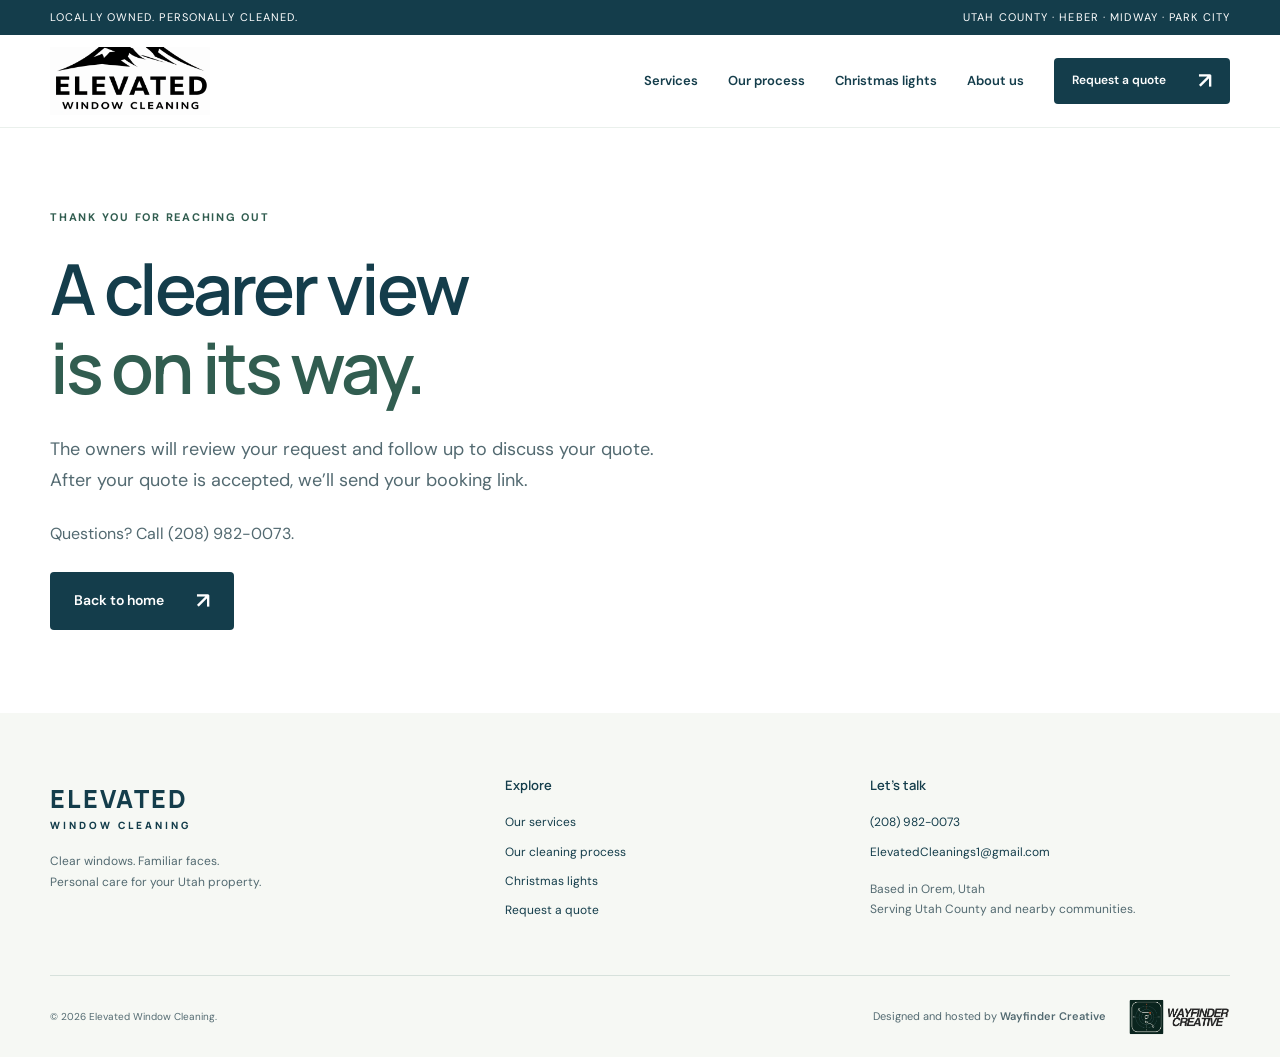
<file: thank-you.html>
<!doctype html><html lang="en"><head><meta charset="utf-8"><meta name="viewport" content="width=device-width, initial-scale=1"><meta name="theme-color" content="#123c4c"><title>Thank You | Elevated Window Cleaning</title><meta name="description" content="Thank you for requesting a quote from Elevated Window Cleaning."><meta property="og:title" content="Thank You | Elevated Window Cleaning"><meta property="og:description" content="Thank you for requesting a quote from Elevated Window Cleaning."><meta property="og:type" content="website"><meta property="og:image" content="https://elevatedwindowcleanings.com/assets/hero.webp"><link rel="icon" href="assets/favicon.svg" type="image/svg+xml"><link rel="stylesheet" href="styles.css"><script type="application/ld+json">{"@context": "https://schema.org", "@type": "LocalBusiness", "name": "Elevated Window Cleaning", "url": "https://elevatedwindowcleanings.com/", "telephone": "+1-208-982-0073", "email": "ElevatedCleanings1@gmail.com", "areaServed": ["Utah County", "Midway", "Heber City", "Park City"], "image": "https://elevatedwindowcleanings.com/assets/hero.webp"}</script><script src="site.js" defer></script></head><body><a class="skip" href="#main">Skip to content</a><div class="topbar">Locally owned. Personally cleaned. <span>Utah County · Heber · Midway · Park City</span></div><header class="header"><a class="brand" href="index.html" aria-label="Elevated Window Cleaning home"><img src="assets/logo.png" width="1536" height="1024" alt="Elevated Window Cleaning"></a><button class="menu" aria-label="Open navigation" aria-expanded="false" aria-controls="navigation">Menu <span>☰</span></button><nav id="navigation" aria-label="Main navigation"><a href="index.html#services">Services</a><a href="our-cleaning-process.html">Our process</a><a href="christmas-light-installation.html">Christmas lights</a><a href="index.html#about">About us</a><a class="button small" href="request-a-quote.html">Request a quote <span aria-hidden="true">↗</span></a></nav></header><main id="main"><section class="wrap page-intro thank-you"><p class="eyebrow">Thank you for reaching out</p><h1>A clearer view<br><em>is on its way.</em></h1><p class="lead">The owners will review your request and follow up to discuss your quote. After your quote is accepted, we’ll send your booking link.</p><p>Questions? Call <a href="tel:+12089820073">(208) 982-0073</a>.</p><a class="button" href="index.html">Back to home <span aria-hidden="true">↗</span></a></section></main><footer><div class="wrap footer-grid"><div><a class="footer-brand" href="index.html">ELEVATED<span>WINDOW CLEANING</span></a><p>Clear windows. Familiar faces.<br>Personal care for your Utah property.</p></div><div><h3>Explore</h3><a href="index.html#services">Our services</a><a href="our-cleaning-process.html">Our cleaning process</a><a href="christmas-light-installation.html">Christmas lights</a><a href="request-a-quote.html">Request a quote</a></div><div><h3>Let’s talk</h3><a href="tel:+12089820073">(208) 982-0073</a><a href="mailto:ElevatedCleanings1@gmail.com">ElevatedCleanings1@gmail.com</a><p>Based in Orem, Utah<br>Serving Utah County and nearby communities.</p></div></div><div class="wrap footer-bottom"><span>© <span data-year>2026</span> Elevated Window Cleaning.</span><a class="agency-credit" href="https://wayfindercreative.net/" target="_blank" rel="noopener"><span>Designed and hosted by <strong>Wayfinder Creative</strong></span><img src="assets/wayfinder-creative.png" width="900" height="300" loading="lazy" alt=""></a></div></footer></body></html>
</file>
<file: styles.css>
@import url('https://fonts.googleapis.com/css2?family=DM+Sans:wght@400;500;600;700&family=Manrope:wght@400;500;600;700;800&display=swap');
:root{--ink:#143d4b;--muted:#536a71;--cream:#f6f8f4;--mint:#e3efe7;--line:#d7e1dc;--accent:#315d50}*{box-sizing:border-box}html{scroll-behavior:smooth;scroll-padding-top:110px}body{margin:0;background:#fff;color:var(--ink);font-family:'DM Sans',sans-serif;font-size:16px;line-height:1.7}h1,h2,h3,p{margin:0}h1,h2,h3{font-family:Manrope,sans-serif;font-weight:600;line-height:1.12;letter-spacing:-.045em}h1{font-size:clamp(45px,5.5vw,80px)}h2{font-size:clamp(34px,3.5vw,49px)}h3{font-size:24px;letter-spacing:-.025em}p{color:var(--muted)}a{color:inherit;text-decoration:none}img{max-width:100%;display:block;object-fit:cover}button{font:inherit}em{font-style:normal;color:var(--accent)}.wrap{width:min(1240px,calc(100% - 100px));margin:auto}.topbar{padding:8px 50px;background:var(--ink);color:#fff;font-size:11px;letter-spacing:.1em;text-transform:uppercase;display:flex;justify-content:space-between}.header{position:sticky;top:0;background:rgba(255,255,255,.97);z-index:30;display:flex;align-items:center;justify-content:space-between;padding:12px 50px;border-bottom:1px solid #eaf0ec;gap:30px}.brand{width:160px;height:68px;display:block;position:relative;overflow:hidden;flex-shrink:0}.brand img{position:absolute;width:225px;max-width:none;height:150px;left:-32px;top:-42px;object-fit:contain}.header nav{display:flex;align-items:center;gap:30px;font-size:13px;font-weight:600}.header nav>a:not(.button):hover{color:#387f69}.button{display:inline-flex;align-items:center;justify-content:space-between;gap:32px;background:var(--ink);color:#fff;padding:17px 24px;border-radius:4px;font-weight:600;font-size:14px;transition:background .2s,transform .2s}.button:hover{background:#245c60;transform:translateY(-2px)}.button span{font-size:22px;line-height:1}.button.small{padding:12px 18px;font-size:12px}.button.light{background:#fff;color:var(--ink)}.button.light:hover{background:var(--mint)}.menu{display:none}.eyebrow{font-size:11px;letter-spacing:.16em;font-weight:700;text-transform:uppercase;color:var(--accent);margin-bottom:23px;display:flex;align-items:center;gap:10px}.dot{width:7px;height:7px;border-radius:50%;display:inline-block;background:#61977c;flex-shrink:0}.hero{display:grid;grid-template-columns:1.02fr 1fr;gap:70px;padding-top:65px;padding-bottom:70px;align-items:center}.lead{font-size:18px;line-height:1.7;max-width:440px}.hero .lead{margin-top:26px}.actions{display:flex;align-items:center;gap:25px;margin-top:30px}.text-link{font-size:14px;font-weight:600;border-bottom:1px solid #97ada4;padding-bottom:3px;display:inline-block}.text-link:hover{color:var(--accent);border-color:var(--accent)}.hero-note{font-size:11px;color:var(--muted);display:flex;align-items:center;gap:9px;margin-top:30px}.hero-note>span:first-child{color:var(--accent)}.divider{color:#b7c8bf;margin:0 6px}.hero-visual{position:relative;background:var(--mint);padding:16px 16px 0;border-radius:120px 5px 5px 5px;margin-top:8px}.hero-visual>img{width:100%;height:495px;object-position:center; border-radius:106px 3px 3px 3px}.photo-label{position:absolute;top:42px;left:38px;right:34px;background:#ffffffed;border-radius:3px;padding:11px 14px;font-size:8px;letter-spacing:.12em;display:flex;align-items:center;gap:9px;z-index:1}.photo-caption{display:flex;justify-content:space-between;align-items:center;padding:18px 10px;font-size:13px;font-weight:600}.photo-caption a{font-size:27px;line-height:1}.vertical-note{position:absolute;right:-33px;top:40%;writing-mode:vertical-rl;font-size:9px;letter-spacing:.2em;color:var(--accent)}.trust-strip{background:var(--cream);border-top:1px solid var(--line);border-bottom:1px solid var(--line)}.trust-inner{display:flex;justify-content:space-around;padding:23px 0;font-size:12px;font-weight:600;gap:18px}.trust-inner span:before{content:'✧';margin-right:14px;color:#729483}.section{padding:95px 0}.section-heading{display:flex;justify-content:space-between;align-items:end;gap:40px;margin-bottom:45px}.section-heading>p{max-width:365px;font-size:15px}.service-grid{display:grid;grid-template-columns:repeat(3,1fr);gap:20px}.service-card{padding:32px;border:1px solid var(--line);border-radius:5px;background:var(--cream);position:relative;display:flex;flex-direction:column}.service-card.featured{background:var(--mint)}.service-icon{font-size:36px;line-height:1;margin-bottom:38px}.number{position:absolute;right:30px;top:30px;font-size:11px;color:#82998d}.service-card h3{margin-bottom:15px}.service-card p{font-size:14px;line-height:1.7}.service-card ul{padding:0;list-style:none;margin:23px 0 28px;font-size:13px;color:var(--muted)}.service-card li{margin-bottom:6px}.service-card li:before{content:'—';margin-right:10px;color:#6f9380}.service-card>a{font-size:12px;font-weight:700;display:flex;justify-content:space-between;border-top:1px solid #c8d7ce;padding-top:18px;margin-top:auto}.fine{font-size:12px;line-height:1.7;margin-top:18px}.about-section{background:var(--cream);padding:85px 0}.about-grid{display:grid;grid-template-columns:1fr 1fr;gap:90px;align-items:center}.about-photo{position:relative}.about-photo img{width:100%;height:450px;border-radius:4px 4px 95px 4px}.image-tag{position:absolute;bottom:25px;left:25px;background:white;padding:12px 20px;font-size:11px;letter-spacing:.03em}.about-copy h2{margin-bottom:25px}.about-copy p:not(.eyebrow){font-size:15px;margin-bottom:18px}.about-copy .text-link{margin-top:9px}.arrow{display:inline-flex;gap:30px;align-items:center}.steps{display:grid;grid-template-columns:repeat(3,1fr);gap:45px}.steps article{border-top:1px solid var(--line);padding-top:23px}.steps article>span{font-size:10px;font-weight:700;letter-spacing:.15em;color:var(--accent)}.steps h3{font-size:22px;margin:22px 0 13px}.steps p{font-size:14px}.rain{background:var(--mint);border-radius:4px;margin-top:50px;padding:27px 35px;display:flex;gap:25px;align-items:center}.rain>span{font-size:34px}.rain h3{font-size:20px;letter-spacing:-.02em;margin-bottom:8px}.rain p{font-size:13px;max-width:840px}.area-section{background:var(--ink);color:#fff;padding:85px 0}.area-grid{display:grid;grid-template-columns:1fr 1fr;gap:100px;align-items:center}.area-section .eyebrow{color:#bdd7c5}.area-section p:not(.eyebrow){color:#c1d0d2;font-size:15px;margin:25px 0;max-width:450px}.area-list span{display:flex;justify-content:space-between;font-family:Manrope,sans-serif;font-size:28px;border-bottom:1px solid #40606a;padding:15px 0}.area-list small{font-family:'DM Sans',sans-serif;font-size:10px;color:#b0c3bd;align-self:center}.area-section .text-link{border-color:#819e93}.area-section .text-link:hover{color:#d9ebdf}.faq-section{display:grid;grid-template-columns:.75fr 1.25fr;gap:100px}.faq-section>div>p:last-child{font-size:14px;margin-top:25px}.faq details{border-bottom:1px solid var(--line);padding:20px 0}.faq details:first-child{border-top:1px solid var(--line)}.faq summary{cursor:pointer;font-weight:500;list-style:none;display:flex;justify-content:space-between;gap:22px;font-size:15px}.faq summary:after{content:'+';font-size:23px;line-height:1;flex-shrink:0}.faq details[open] summary:after{content:'−'}.faq details p{font-size:14px;margin:15px 30px 5px 0}.cta{background:var(--mint);padding:65px 0}.cta-inner{display:flex;justify-content:space-between;align-items:center;gap:30px}.cta h2{font-size:39px}.cta .eyebrow{margin-bottom:15px}.cta p:last-child{font-size:14px;margin-top:15px}footer{background:var(--cream);padding-top:65px}.footer-grid{display:grid;grid-template-columns:1.3fr 1fr 1.2fr;gap:65px;padding-bottom:45px}.footer-brand{font-family:Manrope,sans-serif;font-weight:800;font-size:25px;letter-spacing:.08em}.footer-brand span{display:block;font-size:10px;letter-spacing:.3em;margin-top:-3px}.footer-grid p{font-size:12px;margin-top:17px}.footer-grid h3{font-size:13px;letter-spacing:0;margin-bottom:20px}.footer-grid>div>a:not(.footer-brand){display:block;font-size:12px;margin-bottom:9px;overflow-wrap:anywhere}.footer-grid a:hover{text-decoration:underline}.footer-bottom{border-top:1px solid var(--line);padding:20px 0;display:flex;justify-content:space-between;font-size:10px;color:var(--muted)}.page-intro{padding-top:80px;padding-bottom:60px}.page-intro .lead{margin-top:27px;max-width:650px}.process-layout{display:grid;grid-template-columns:1fr 1.1fr;gap:70px;align-items:start}.process-layout>img{width:100%;height:550px;border-radius:6px 6px 80px 6px;position:sticky;top:120px}.process-list article{display:flex;gap:25px;padding:0 0 28px;margin-bottom:28px;border-bottom:1px solid var(--line)}.process-list article>span{font-size:12px;color:var(--accent);padding-top:7px}.process-list h2{font-size:26px;margin-bottom:13px}.process-list p{font-size:15px}.holiday-hero{position:relative;min-height:580px;background:var(--ink);display:flex;align-items:center;isolation:isolate}.holiday-hero>img{position:absolute;inset:0;width:100%;height:100%;z-index:-2}.holiday-hero:after{content:'';position:absolute;inset:0;background:linear-gradient(90deg,rgba(9,33,40,.94),rgba(9,33,40,.35));z-index:-1}.holiday-copy{padding-top:80px;padding-bottom:80px;color:white}.holiday-copy .eyebrow{color:#cadfcf}.holiday-copy em{color:#c6dfcf}.holiday-copy .lead{color:#e0e8e5;margin:25px 0 30px}.holiday-services{display:grid;grid-template-columns:repeat(4,1fr);gap:30px}.holiday-services article{border-top:1px solid var(--line);padding-top:20px}.holiday-services span{font-size:11px;color:var(--accent)}.holiday-services h3{font-size:21px;margin:20px 0 12px}.holiday-services p{font-size:14px}.holiday-gallery{display:grid;grid-template-columns:1fr 1fr;gap:25px;margin-top:50px}.holiday-gallery img{width:100%;height:340px;border-radius:5px}.quote-layout{display:grid;grid-template-columns:.9fr 1.1fr;gap:70px;padding-top:65px;padding-bottom:90px;align-items:start}.quote-copy{padding-top:20px}.quote-copy h1{font-size:clamp(42px,4.5vw,61px)}.quote-copy .lead{font-size:16px;margin-top:25px}.quote-steps{list-style:none;padding:0;margin:30px 0;font-size:13px}.quote-steps li{display:flex;gap:15px;margin-bottom:18px;align-items:baseline}.quote-steps span{color:var(--accent);font-size:10px;font-weight:700}.quote-contact{border-top:1px solid var(--line);padding:25px 0 8px}.quote-contact p{font-size:12px;margin-bottom:12px}.quote-contact a{font-size:23px;font-weight:600;display:block}.quote-contact a.email{font-size:13px;font-weight:400;margin-top:9px;overflow-wrap:anywhere}.form-panel{background:var(--cream);border:1px solid var(--line);padding:30px 15px 22px;border-radius:8px}.form-heading{padding:0 20px 25px}.form-heading .eyebrow{margin-bottom:12px}.form-heading h2{font-size:28px}.form-panel iframe{display:block;background:#fff}.form-help{font-size:11px;padding:16px 20px 0}.form-help a{text-decoration:underline}.thank-you{min-height:65vh}.thank-you>p:not(.eyebrow){margin-bottom:25px}.skip{position:absolute;left:15px;top:-100px;background:var(--ink);color:#fff;padding:10px;z-index:100}.skip:focus{top:10px}:focus-visible{outline:3px solid #4285a8;outline-offset:5px}
@media(min-width:1600px){.hero-visual>img{height:550px}}@media(max-width:1100px){.header{padding:10px 30px}.header nav{gap:18px}.wrap{width:calc(100% - 60px)}.hero{gap:45px}.hero-visual>img{height:450px}.about-grid,.area-grid,.faq-section{gap:50px}.service-card{padding:25px}.quote-layout{gap:40px}}@media(max-width:1000px){.menu{display:flex;gap:12px;align-items:center;border:0;background:var(--cream);padding:10px 14px;font-size:12px;border-radius:4px}.header nav{display:none;position:absolute;top:100%;left:0;right:0;background:#fff;box-shadow:0 15px 20px #143d4b15;padding:25px 30px;align-items:stretch;flex-direction:column;gap:20px}.header nav.open{display:flex}.header nav .button{max-width:250px}.holiday-services{grid-template-columns:1fr 1fr;gap:35px}.hero{gap:35px}.hero h1{font-size:56px}.hero-visual>img{height:430px}.hero .lead{font-size:16px}.actions{gap:18px;flex-wrap:wrap}.hero-note{flex-wrap:wrap}.about-photo img{height:430px}.footer-grid{gap:30px}.process-layout{gap:40px}}
@media(max-width:760px){.wrap{width:calc(100% - 40px)}.topbar{padding:8px 20px;justify-content:center;font-size:9px}.topbar span{display:none}.header{padding:9px 20px}.brand{width:140px;height:57px}.brand img{width:200px;height:133px;left:-30px;top:-37px}.hero{grid-template-columns:1fr;padding-top:42px;padding-bottom:42px;gap:35px}.hero h1{font-size:60px;letter-spacing:-.055em}.hero .lead{max-width:480px}.hero-visual{margin-right:16px}.hero-visual>img{height:auto;max-height:520px;aspect-ratio:1;object-fit:cover}.photo-label{top:35px;font-size:8px;left:30px;right:25px}.vertical-note{right:-24px}.trust-inner{flex-direction:column;gap:9px;align-items:center;padding:20px 0;font-size:11px}.section{padding:60px 0}.section-heading{flex-direction:column;align-items:start;gap:22px;margin-bottom:30px}.section-heading>p{max-width:520px}.service-grid,.about-grid,.steps,.area-grid,.faq-section,.process-layout,.quote-layout{grid-template-columns:1fr;gap:30px}.service-card{padding:28px}.service-icon{margin-bottom:22px}.service-card ul{margin:18px 0 22px}.about-section,.area-section{padding:60px 0}.about-photo img{height:auto;aspect-ratio:1.1}.about-copy h2{font-size:38px}.steps{gap:27px}.steps h3{margin-top:15px}.rain{margin-top:30px;padding:23px;gap:18px;align-items:start}.rain>span{font-size:26px}.rain h3{font-size:19px}.area-grid{gap:32px}.area-list span{font-size:24px}.faq-section{gap:30px}.faq-section>div>p:last-child{margin-top:18px}.cta{padding:45px 0}.cta-inner{flex-direction:column;align-items:start;gap:25px}.cta h2{font-size:34px}.footer-grid{grid-template-columns:1fr 1fr;gap:32px;padding-bottom:35px}.footer-grid>div:first-child{grid-column:1/-1}.footer-bottom{gap:15px;flex-direction:column}.page-intro{padding-top:50px;padding-bottom:40px}.page-intro h1{font-size:45px}.process-layout>img{position:static;height:auto;max-height:430px}.process-list article:last-child{margin-bottom:0}.holiday-hero{min-height:510px}.holiday-copy{padding-top:60px;padding-bottom:60px}.holiday-copy h1{font-size:52px}.holiday-hero:after{background:rgba(9,33,40,.72)}.holiday-services{gap:30px 20px}.holiday-services h3{font-size:19px}.holiday-gallery{gap:15px}.holiday-gallery img{height:220px}.quote-layout{padding-top:35px;padding-bottom:50px;gap:35px}.quote-copy{padding-top:0}.quote-copy h1{font-size:48px}.form-panel{padding:25px 8px 20px}.form-heading{padding-left:15px}.quote-contact a{font-size:22px}.lead{font-size:16px}.eyebrow{margin-bottom:18px;font-size:10px}.footer-grid>div>a:not(.footer-brand){font-size:11px}}
@media(prefers-reduced-motion:reduce){html{scroll-behavior:auto}*{transition:none!important}}

/* Wayfinder Creative footer credit */
.agency-credit{display:flex;align-items:center;justify-content:flex-end;gap:14px;flex-wrap:wrap;font-size:11px;line-height:1.5}.agency-credit strong{font-weight:600}.agency-credit img{width:110px;height:auto;object-fit:contain}.agency-credit:hover span{text-decoration:underline}.footer-bottom{align-items:center;gap:20px}@media(max-width:760px){.footer-bottom{align-items:flex-start}.agency-credit{justify-content:flex-start;gap:12px}}
</file>
